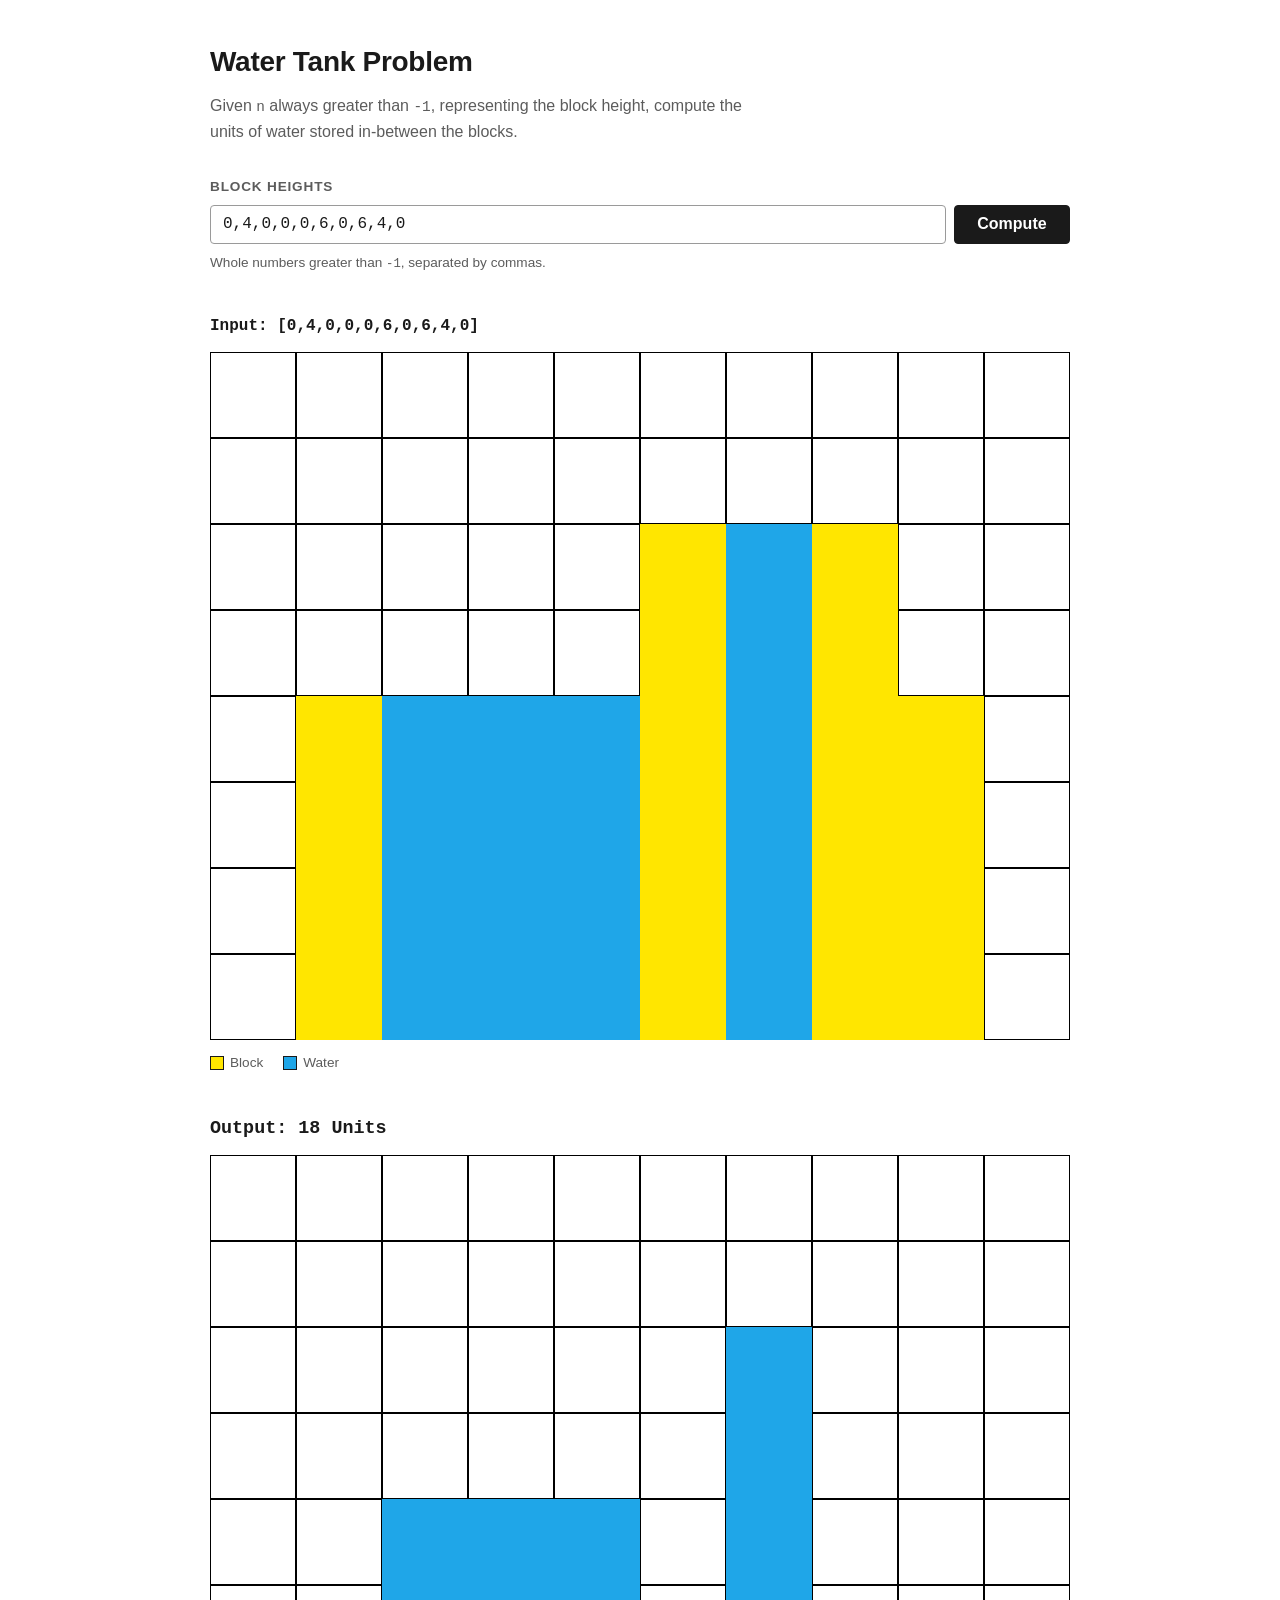
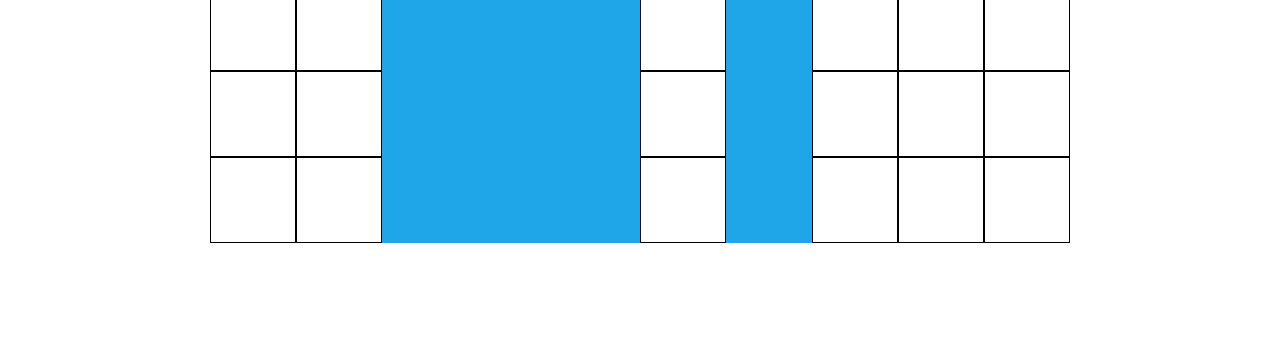
<file: index.html>
<!DOCTYPE html>
<html lang="en">
<head>
<meta charset="utf-8">
<meta name="viewport" content="width=device-width, initial-scale=1">
<title>Water Tank Problem</title>
<link rel="stylesheet" href="styles.css">
</head>
<body>

<main class="page">

  <header class="intro">
    <h1>Water Tank Problem</h1>
    <p>
      Given <code>n</code> always greater than <code>-1</code>, representing the
      block height, compute the units of water stored in-between the blocks.
    </p>
  </header>

  <form class="controls" id="heights-form" novalidate>
    <label class="controls__label" for="heights-input">Block heights</label>
    <div class="controls__row">
      <input
        class="controls__input"
        id="heights-input"
        name="heights"
        type="text"
        inputmode="numeric"
        autocomplete="off"
        spellcheck="false"
        value="0,4,0,0,0,6,0,6,4,0"
        aria-describedby="heights-hint error">
      <button class="controls__button" type="submit">Compute</button>
    </div>
    <p class="controls__hint" id="heights-hint">
      Whole numbers greater than <code>-1</code>, separated by commas.
    </p>
    <p class="error" id="error" role="alert" hidden></p>
  </form>

  <section class="diagram" aria-labelledby="input-caption">
    <h2 class="diagram__caption" id="input-caption">Input</h2>
    <div class="diagram__canvas" id="input-figure"></div>
    <p class="legend">
      <span class="legend__item"><span class="legend__swatch legend__swatch--block"></span>Block</span>
      <span class="legend__item"><span class="legend__swatch legend__swatch--water"></span>Water</span>
    </p>
  </section>

  <section class="diagram" aria-labelledby="output-caption">
    <h2 class="diagram__caption diagram__caption--output" id="output-caption">Output</h2>
    <div class="diagram__canvas" id="output-figure"></div>
  </section>

</main>

<script src="src/water-tank.js"></script>
<script src="src/renderer.js"></script>
<script src="src/app.js"></script>

</body>
</html>
</file>
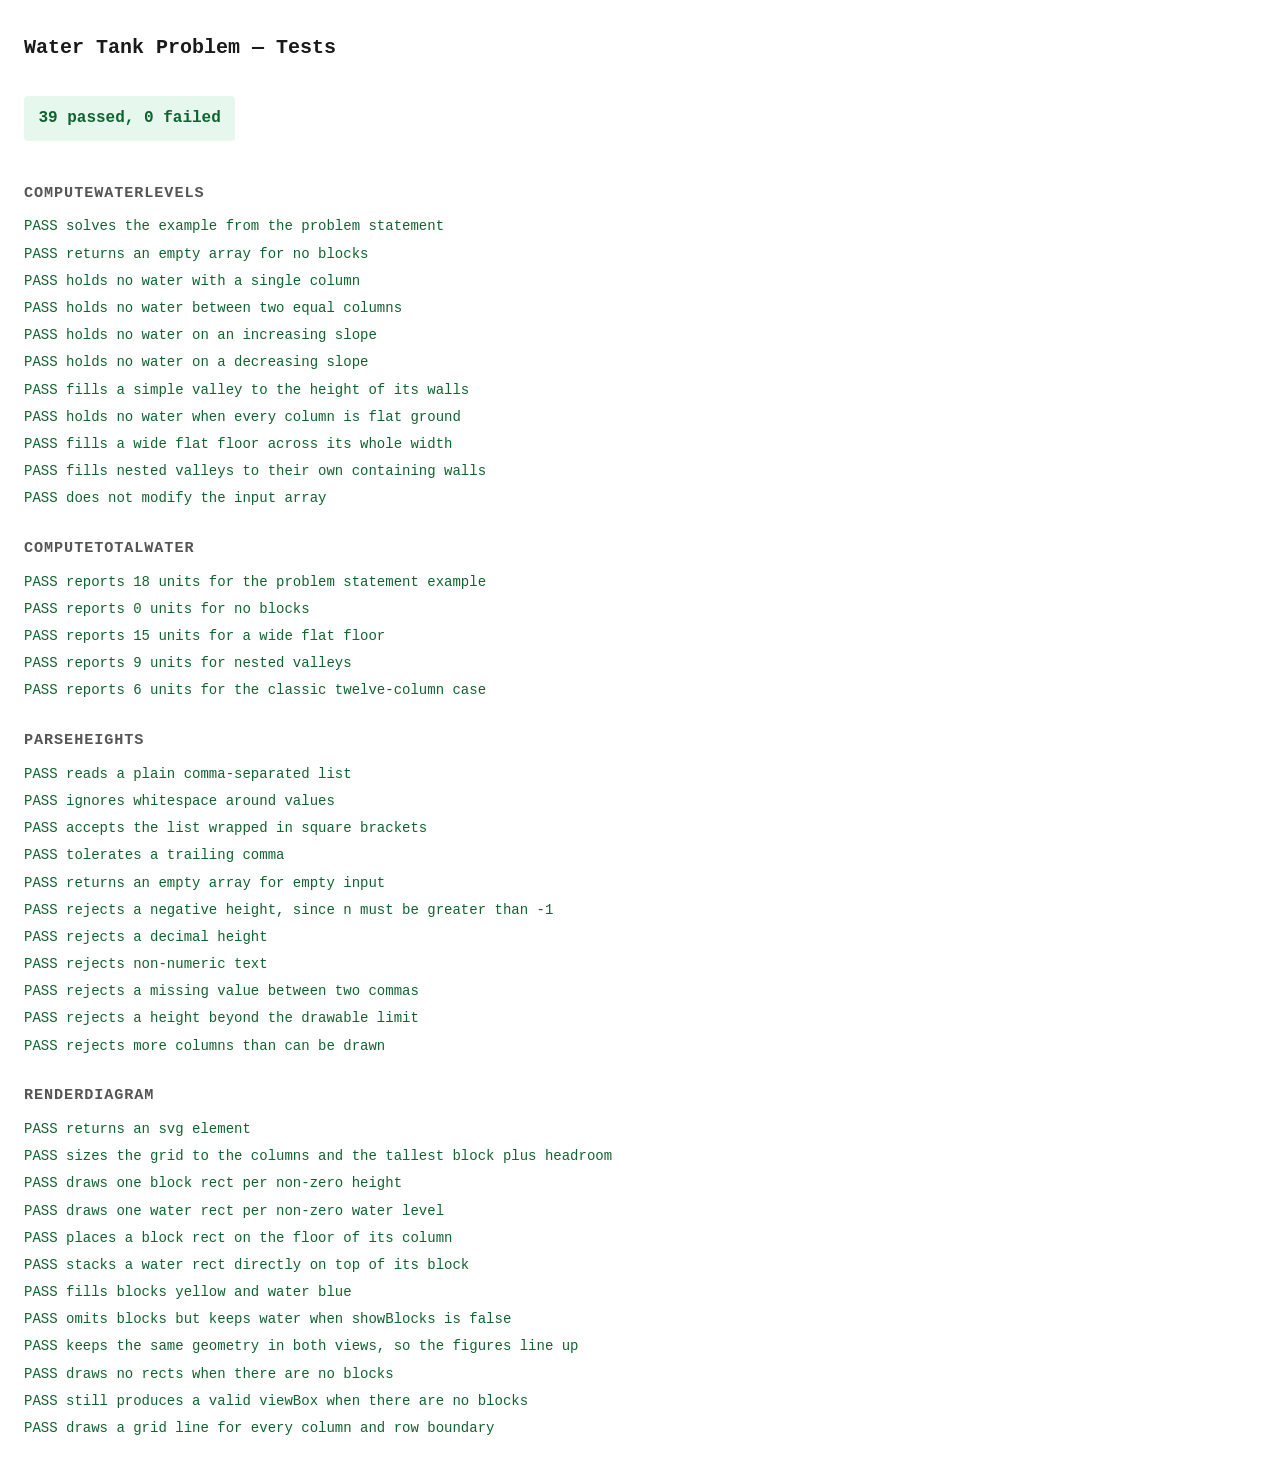
<file: tests/index.html>
<!DOCTYPE html>
<html lang="en">
<head>
<meta charset="utf-8">
<meta name="viewport" content="width=device-width, initial-scale=1">
<title>Water Tank Problem — Tests</title>
<style>
  body {
    margin: 0;
    padding: 2rem 1.5rem;
    font: 14px/1.6 ui-monospace, SFMono-Regular, Menlo, Consolas, monospace;
    color: #1a1a1a;
    background: #ffffff;
  }
  h1 { font-size: 1.25rem; margin: 0 0 1rem; }
  h2 { font-size: 0.95rem; margin: 1.5rem 0 0.5rem; color: #555; text-transform: uppercase; letter-spacing: 0.06em; }
  .summary { font-size: 1rem; font-weight: 700; padding: 0.6rem 0.9rem; border-radius: 4px; display: inline-block; }
  .summary.pass { background: #e6f7ed; color: #10632f; }
  .summary.fail { background: #fdecea; color: #a11b12; }
  .case { padding: 0.15rem 0; }
  .case.pass { color: #10632f; }
  .case.fail { color: #a11b12; font-weight: 700; }
  .detail { margin: 0.25rem 0 0.75rem 2.5rem; padding: 0.6rem 0.8rem; background: #fdecea; border-left: 3px solid #a11b12; white-space: pre-wrap; }
</style>
</head>
<body>

<h1>Water Tank Problem — Tests</h1>
<div id="results"></div>

<script src="harness.js"></script>
<script src="../src/water-tank.js"></script>
<script src="../src/renderer.js"></script>
<script src="water-tank.test.js"></script>
<script src="renderer.test.js"></script>
<script>
  (function () {
    'use strict';
    var summary = Harness.run();
    Harness.reportToDocument(summary, document.getElementById('results'));
    // Exposed so a headless run can read the result without scraping markup.
    window.__testSummary = { passed: summary.passed, failed: summary.failed };
  })();
</script>

</body>
</html>
</file>
<file: styles.css>
:root {
  --ink: #1a1a1a;
  --muted: #5c5c5c;
  --rule: #d8d8d8;
  --block: #ffe600;
  --water: #1fa6e8;
  --error: #a11b12;
  --error-bg: #fdecea;
}

* {
  box-sizing: border-box;
}

body {
  margin: 0;
  background: #ffffff;
  color: var(--ink);
  font: 16px/1.6 -apple-system, BlinkMacSystemFont, 'Segoe UI', Roboto, Helvetica, Arial, sans-serif;
}

code {
  font-family: ui-monospace, SFMono-Regular, Menlo, Consolas, monospace;
  font-size: 0.9em;
}

.page {
  max-width: 900px;
  margin: 0 auto;
  padding: 2.5rem 1.25rem 4rem;
}

.intro h1 {
  margin: 0 0 0.5rem;
  font-size: 1.75rem;
  letter-spacing: -0.01em;
}

.intro p {
  margin: 0;
  max-width: 62ch;
  color: var(--muted);
}

/* Controls */

.controls {
  margin: 2rem 0 2.5rem;
}

.controls__label {
  display: block;
  margin-bottom: 0.4rem;
  font-size: 0.85rem;
  font-weight: 600;
  text-transform: uppercase;
  letter-spacing: 0.06em;
  color: var(--muted);
}

.controls__row {
  display: flex;
  flex-wrap: wrap;
  gap: 0.5rem;
}

.controls__input {
  flex: 1 1 18rem;
  min-width: 0;
  padding: 0.6rem 0.75rem;
  border: 1px solid #9a9a9a;
  border-radius: 4px;
  font-family: ui-monospace, SFMono-Regular, Menlo, Consolas, monospace;
  font-size: 1rem;
  color: inherit;
  background: #ffffff;
}

.controls__input:focus-visible {
  outline: 2px solid var(--water);
  outline-offset: 1px;
}

.controls__input[aria-invalid='true'] {
  border-color: var(--error);
}

.controls__button {
  flex: 0 0 auto;
  padding: 0.6rem 1.4rem;
  border: 1px solid var(--ink);
  border-radius: 4px;
  background: var(--ink);
  color: #ffffff;
  font-size: 1rem;
  font-weight: 600;
  cursor: pointer;
}

.controls__button:hover {
  background: #000000;
}

.controls__button:focus-visible {
  outline: 2px solid var(--water);
  outline-offset: 2px;
}

.controls__hint {
  margin: 0.5rem 0 0;
  font-size: 0.85rem;
  color: var(--muted);
}

.error {
  margin: 0.75rem 0 0;
  padding: 0.6rem 0.8rem;
  border-left: 3px solid var(--error);
  background: var(--error-bg);
  color: var(--error);
  font-size: 0.9rem;
}

/* Diagrams */

.diagram {
  margin: 0 0 2.5rem;
}

.diagram__caption {
  margin: 0 0 0.75rem;
  font-size: 1rem;
  font-weight: 600;
  font-family: ui-monospace, SFMono-Regular, Menlo, Consolas, monospace;
}

.diagram__caption--output {
  font-size: 1.15rem;
}

.diagram__canvas svg {
  display: block;
  width: 100%;
  height: auto;
}

.legend {
  display: flex;
  flex-wrap: wrap;
  gap: 1.25rem;
  margin: 0.75rem 0 0;
  font-size: 0.85rem;
  color: var(--muted);
}

.legend__item {
  display: inline-flex;
  align-items: center;
  gap: 0.4rem;
}

.legend__swatch {
  width: 0.85rem;
  height: 0.85rem;
  border: 1px solid var(--ink);
}

.legend__swatch--block { background: var(--block); }
.legend__swatch--water { background: var(--water); }

@media (max-width: 420px) {
  .page { padding: 1.75rem 1rem 3rem; }
  .intro h1 { font-size: 1.4rem; }
  .controls__button { width: 100%; }
}
</file>
